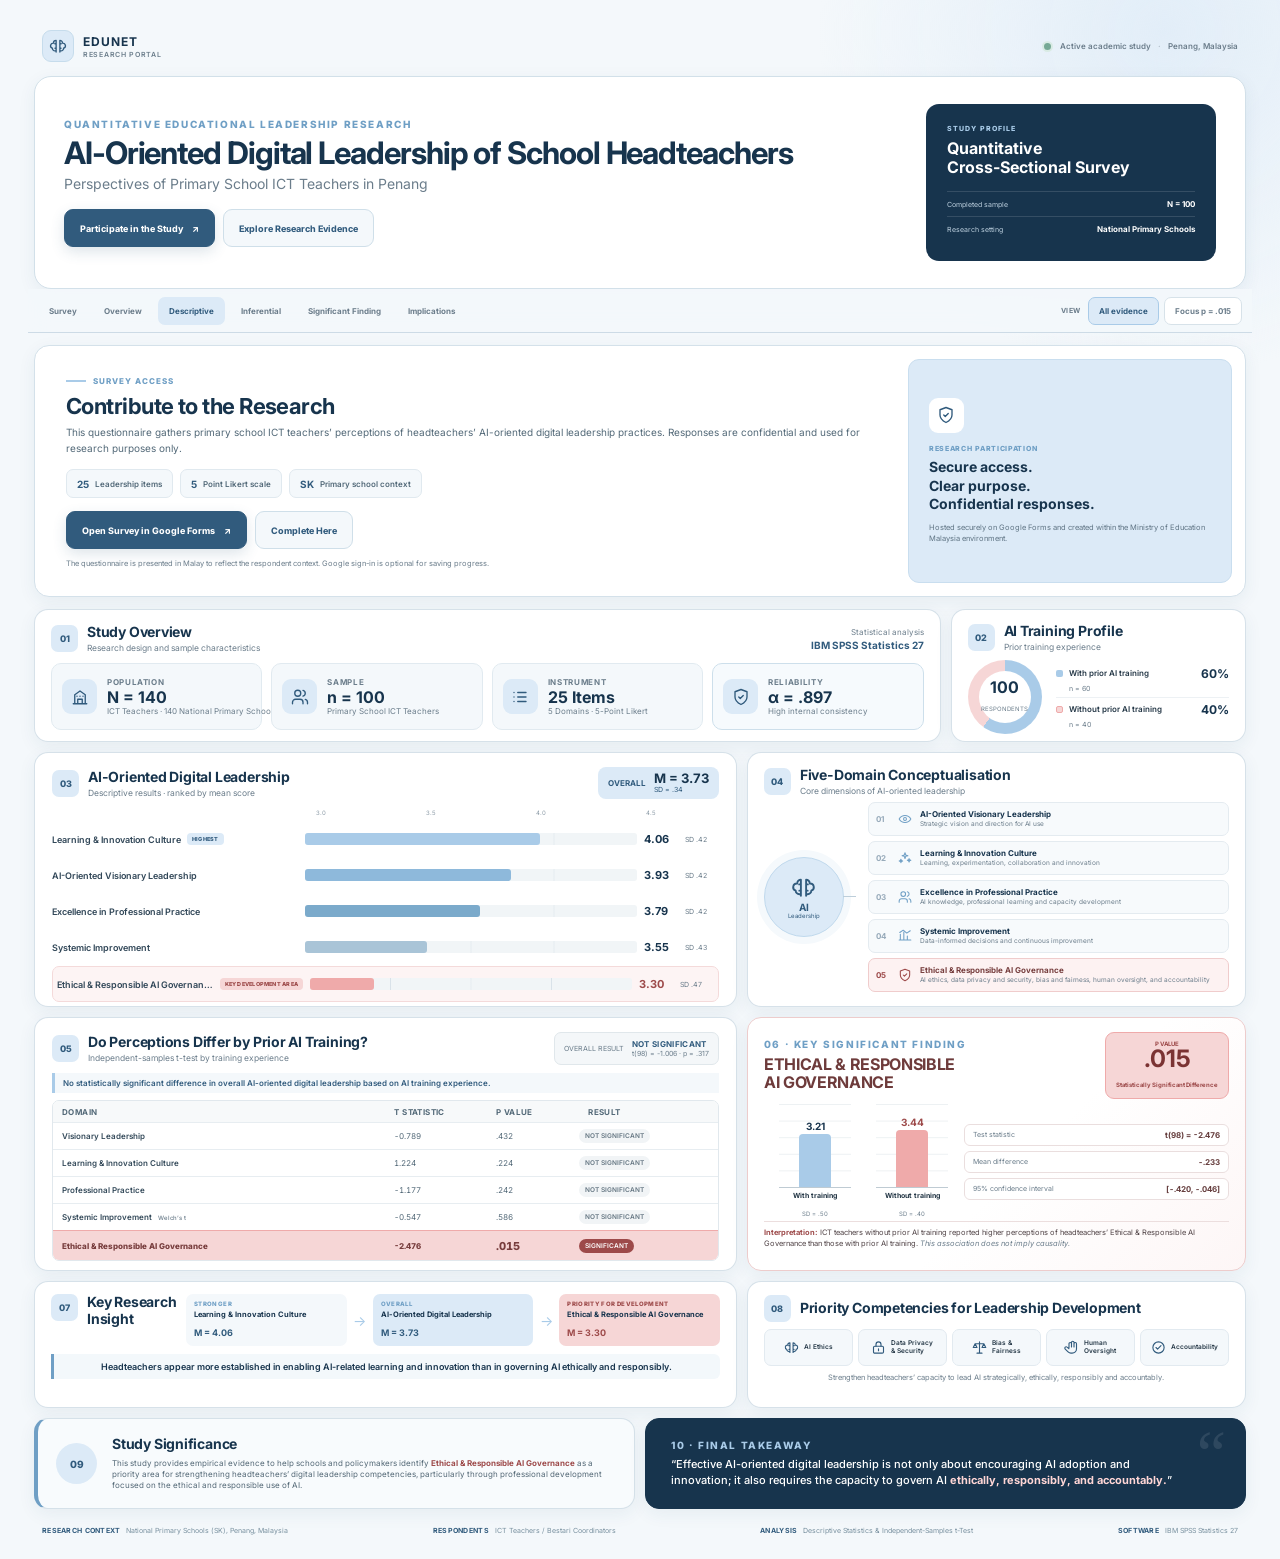
<file: index.html>
<!doctype html>
<html lang="en">
<head>
  <meta charset="UTF-8">
  <meta name="viewport" content="width=device-width, initial-scale=1.0">
  <meta name="theme-color" content="#f4f8fb">
  <meta name="description" content="EDUNET research portal for a quantitative study of AI-oriented digital leadership among primary school headteachers in Penang.">
  <meta name="robots" content="index, follow">
  <meta property="og:type" content="website">
  <meta property="og:title" content="AI-Oriented Digital Leadership of School Headteachers">
  <meta property="og:description" content="Access the study survey and explore evidence on AI-oriented digital leadership from primary school ICT teachers in Penang.">
  <title>EDUNET Research Portal | AI-Oriented Digital Leadership</title>
  <link rel="icon" href="favicon.svg" type="image/svg+xml">
  <link rel="preconnect" href="https://fonts.googleapis.com">
  <link rel="preconnect" href="https://fonts.gstatic.com" crossorigin>
  <link href="https://fonts.googleapis.com/css2?family=Inter:wght@400;500;600;700;800&amp;display=swap" rel="stylesheet">
  <link rel="stylesheet" href="styles.css?v=20260902-1">
  <script src="script.js?v=20260902-1" defer></script>
</head>
<body>
  <svg class="svg-defs" aria-hidden="true">
    <symbol id="icon-school" viewBox="0 0 24 24"><path d="M3 21h18M5 21V9l7-5 7 5v12M9 21v-6h6v6M8 11h.01M12 11h.01M16 11h.01"/></symbol>
    <symbol id="icon-users" viewBox="0 0 24 24"><path d="M16 21v-2a4 4 0 0 0-4-4H6a4 4 0 0 0-4 4v2M9 11a4 4 0 1 0 0-8 4 4 0 0 0 0 8ZM22 21v-2a4 4 0 0 0-3-3.87M16 3.13a4 4 0 0 1 0 7.75"/></symbol>
    <symbol id="icon-list" viewBox="0 0 24 24"><path d="M9 6h11M9 12h11M9 18h11M4 6h.01M4 12h.01M4 18h.01"/></symbol>
    <symbol id="icon-shield" viewBox="0 0 24 24"><path d="M12 22s8-4 8-10V5l-8-3-8 3v7c0 6 8 10 8 10Z"/><path d="m9 12 2 2 4-4"/></symbol>
    <symbol id="icon-brain" viewBox="0 0 24 24"><path d="M9.5 4.5A3.5 3.5 0 0 0 6 8v.2A3.5 3.5 0 0 0 4.5 15 3.5 3.5 0 0 0 8 18.5h1.5M14.5 4.5A3.5 3.5 0 0 1 18 8v.2a3.5 3.5 0 0 1 1.5 6.8 3.5 3.5 0 0 1-3.5 3.5h-1.5M9.5 4.5V20M14.5 4.5V20M9.5 9H7.8M14.5 9h1.7M9.5 15H8M14.5 15H16"/></symbol>
    <symbol id="icon-eye" viewBox="0 0 24 24"><path d="M2 12s3.5-6 10-6 10 6 10 6-3.5 6-10 6S2 12 2 12Z"/><circle cx="12" cy="12" r="2.5"/></symbol>
    <symbol id="icon-spark" viewBox="0 0 24 24"><path d="m12 3-1.2 3.8L7 8l3.8 1.2L12 13l1.2-3.8L17 8l-3.8-1.2L12 3ZM5 14l-.8 2.2L2 17l2.2.8L5 20l.8-2.2L8 17l-2.2-.8L5 14ZM19 13l-.8 2.2-2.2.8 2.2.8L19 19l.8-2.2L22 16l-2.2-.8L19 13Z"/></symbol>
    <symbol id="icon-growth" viewBox="0 0 24 24"><path d="M4 19V9M10 19V5M16 19v-7M22 19H2M3 6l6-4 6 5 6-4"/></symbol>
    <symbol id="icon-lock" viewBox="0 0 24 24"><rect x="4" y="10" width="16" height="11" rx="2"/><path d="M8 10V7a4 4 0 0 1 8 0v3M12 14v3"/></symbol>
    <symbol id="icon-balance" viewBox="0 0 24 24"><path d="M12 3v18M5 6h14M5 6l-3 6h6L5 6ZM19 6l-3 6h6l-3-6ZM8 21h8"/></symbol>
    <symbol id="icon-hand" viewBox="0 0 24 24"><path d="M8 12V6a2 2 0 0 1 4 0v5-7a2 2 0 0 1 4 0v7-5a2 2 0 0 1 4 0v8c0 4-3 7-7 7h-2c-2 0-3.2-.7-4.5-2L2 14.5a2.1 2.1 0 0 1 3-3L8 14"/></symbol>
    <symbol id="icon-check" viewBox="0 0 24 24"><circle cx="12" cy="12" r="9"/><path d="m8 12 2.5 2.5L16 9"/></symbol>
  </svg>

  <main class="dashboard">
    <div class="portal-masthead">
      <a class="portal-brand" href="#top" aria-label="EDUNET research portal home">
        <span class="brand-mark"><svg><use href="#icon-brain"/></svg></span>
        <span><strong>EDUNET</strong><small>Research Portal</small></span>
      </a>
      <div class="portal-context"><span class="status-dot"></span>Active academic study <b>·</b> Penang, Malaysia</div>
    </div>

    <header id="top" class="hero">
      <div class="hero-copy">
        <div class="eyebrow">Quantitative educational leadership research</div>
        <h1>AI-Oriented Digital Leadership of School Headteachers</h1>
        <p>Perspectives of Primary School ICT Teachers in Penang</p>
        <div class="hero-actions">
          <a class="button primary-button" href="#participate">Participate in the Study <span>↗</span></a>
          <a class="button secondary-button" href="#study-overview">Explore Research Evidence</a>
        </div>
      </div>
      <aside class="study-card" aria-label="Study profile">
        <span class="study-card-label">Study profile</span>
        <strong>Quantitative<br>Cross-Sectional Survey</strong>
        <div><span>Completed sample</span><b>N = 100</b></div>
        <div><span>Research setting</span><b>National Primary Schools</b></div>
      </aside>
    </header>

    <nav class="research-nav" aria-label="Research portal sections">
      <div class="nav-links">
        <a href="#participate">Survey</a>
        <a href="#study-overview">Overview</a>
        <a href="#descriptive-results">Descriptive</a>
        <a href="#inferential-results">Inferential</a>
        <a href="#key-finding">Significant Finding</a>
        <a href="#practical-implications">Implications</a>
      </div>
      <div class="view-controls" aria-label="Finding emphasis">
        <span>View</span>
        <button type="button" data-view="all" class="active" aria-pressed="true">All evidence</button>
        <button type="button" data-view="significant" aria-pressed="false">Focus p = .015</button>
      </div>
    </nav>

    <section id="participate" class="survey-gateway" aria-labelledby="survey-title">
      <div class="survey-copy">
        <div class="survey-kicker"><span></span>Survey access</div>
        <h2 id="survey-title">Contribute to the Research</h2>
        <p>This questionnaire gathers primary school ICT teachers’ perceptions of headteachers’ AI-oriented digital leadership practices. Responses are confidential and used for research purposes only.</p>
        <div class="survey-facts" aria-label="Survey information">
          <span><b>25</b> Leadership items</span>
          <span><b>5</b> Point Likert scale</span>
          <span><b>SK</b> Primary school context</span>
        </div>
        <div class="survey-actions">
          <a class="button survey-button" href="https://docs.google.com/forms/d/e/1FAIpQLSf2AF0swq5w3qQu9A4mj_MJDQVHw3HS6vnhttkjRp5cznFBgw/viewform" target="_blank" rel="noopener noreferrer">Open Survey in Google Forms <span>↗</span></a>
          <button class="button embed-button" type="button" aria-expanded="false" aria-controls="survey-form">Complete Here</button>
        </div>
        <small>The questionnaire is presented in Malay to reflect the respondent context. Google sign-in is optional for saving progress.</small>
      </div>
      <div class="survey-assurance" aria-label="Survey assurance">
        <div class="assurance-icon"><svg><use href="#icon-shield"/></svg></div>
        <span>Research participation</span>
        <strong>Secure access.<br>Clear purpose.<br>Confidential responses.</strong>
        <p>Hosted securely on Google Forms and created within the Ministry of Education Malaysia environment.</p>
      </div>
      <div id="survey-form" class="form-shell" hidden>
        <div class="form-toolbar">
          <div><span></span><strong>Study Questionnaire</strong><small>Secure Google Forms embed</small></div>
          <button type="button" class="close-form" aria-label="Close embedded survey">Close</button>
        </div>
        <iframe title="AI-Oriented Digital Leadership Study Questionnaire" data-src="https://docs.google.com/forms/d/e/1FAIpQLSf2AF0swq5w3qQu9A4mj_MJDQVHw3HS6vnhttkjRp5cznFBgw/viewform?embedded=true" loading="lazy">Loading survey…</iframe>
      </div>
    </section>

    <div class="dashboard-grid">
      <section id="study-overview" class="panel overview" aria-labelledby="overview-title">
        <div class="section-heading">
          <span class="section-number">01</span>
          <div><h2 id="overview-title">Study Overview</h2><p>Research design and sample characteristics</p></div>
          <div class="software">Statistical analysis <b>IBM SPSS Statistics 27</b></div>
        </div>
        <div class="kpi-grid">
          <article class="kpi">
            <div class="icon-box"><svg><use href="#icon-school"/></svg></div>
            <div><span>Population</span><strong>N = 140</strong><small>ICT Teachers · 140 National Primary Schools (SK)</small></div>
          </article>
          <article class="kpi">
            <div class="icon-box"><svg><use href="#icon-users"/></svg></div>
            <div><span>Sample</span><strong>n = 100</strong><small>Primary School ICT Teachers</small></div>
          </article>
          <article class="kpi">
            <div class="icon-box"><svg><use href="#icon-list"/></svg></div>
            <div><span>Instrument</span><strong>25 Items</strong><small>5 Domains · 5-Point Likert</small></div>
          </article>
          <article class="kpi reliability">
            <div class="icon-box"><svg><use href="#icon-shield"/></svg></div>
            <div><span>Reliability</span><strong>α = .897</strong><small>High internal consistency</small></div>
          </article>
        </div>
      </section>

      <section id="training-profile" class="panel training" aria-labelledby="training-title">
        <div class="section-heading compact">
          <span class="section-number">02</span>
          <div><h2 id="training-title">AI Training Profile</h2><p>Prior training experience</p></div>
        </div>
        <div class="donut-wrap">
          <div class="donut" role="img" aria-label="60 percent with prior AI training and 40 percent without prior AI training">
            <div><strong>100</strong><span>Respondents</span></div>
          </div>
          <div class="legend">
            <div><i class="blue-dot"></i><span>With prior AI training</span><strong>60%</strong><small>n = 60</small></div>
            <div><i class="red-dot"></i><span>Without prior AI training</span><strong>40%</strong><small>n = 40</small></div>
          </div>
        </div>
      </section>

      <section id="descriptive-results" class="panel descriptive" aria-labelledby="descriptive-title">
        <div class="section-heading">
          <span class="section-number">03</span>
          <div><h2 id="descriptive-title">AI-Oriented Digital Leadership</h2><p>Descriptive results · ranked by mean score</p></div>
          <div class="overall-score"><span>Overall</span><strong>M = 3.73</strong><small>SD = .34</small></div>
        </div>
        <div class="bar-chart" role="img" aria-label="Horizontal bar chart ranking five AI-oriented digital leadership domains">
          <div class="axis"><span>3.0</span><span>3.5</span><span>4.0</span><span>4.5</span></div>
          <div class="bar-row highest">
            <div class="bar-label"><span>Learning &amp; Innovation Culture</span><em>HIGHEST</em></div>
            <div class="track"><div class="bar bar-innovation"></div></div>
            <strong>4.06</strong><small>SD .42</small>
          </div>
          <div class="bar-row">
            <div class="bar-label"><span>AI-Oriented Visionary Leadership</span></div>
            <div class="track"><div class="bar bar-visionary"></div></div>
            <strong>3.93</strong><small>SD .42</small>
          </div>
          <div class="bar-row">
            <div class="bar-label"><span>Excellence in Professional Practice</span></div>
            <div class="track"><div class="bar bar-practice"></div></div>
            <strong>3.79</strong><small>SD .42</small>
          </div>
          <div class="bar-row">
            <div class="bar-label"><span>Systemic Improvement</span></div>
            <div class="track"><div class="bar bar-systemic"></div></div>
            <strong>3.55</strong><small>SD .43</small>
          </div>
          <div class="bar-row governance">
            <div class="bar-label"><span>Ethical &amp; Responsible AI Governance</span><em>KEY DEVELOPMENT AREA</em></div>
            <div class="track"><div class="bar bar-governance"></div></div>
            <strong>3.30</strong><small>SD .47</small>
          </div>
        </div>
      </section>

      <section id="domain-framework" class="panel domains" aria-labelledby="domains-title">
        <div class="section-heading compact">
          <span class="section-number">04</span>
          <div><h2 id="domains-title">Five-Domain Conceptualisation</h2><p>Core dimensions of AI-oriented leadership</p></div>
        </div>
        <div class="domain-layout">
          <div class="ai-core"><svg><use href="#icon-brain"/></svg><strong>AI</strong><span>Leadership</span></div>
          <div class="domain-list">
            <article><b>01</b><svg><use href="#icon-eye"/></svg><div><strong>AI-Oriented Visionary Leadership</strong><span>Strategic vision and direction for AI use</span></div></article>
            <article><b>02</b><svg><use href="#icon-spark"/></svg><div><strong>Learning &amp; Innovation Culture</strong><span>Learning, experimentation, collaboration and innovation</span></div></article>
            <article><b>03</b><svg><use href="#icon-users"/></svg><div><strong>Excellence in Professional Practice</strong><span>AI knowledge, professional learning and capacity development</span></div></article>
            <article><b>04</b><svg><use href="#icon-growth"/></svg><div><strong>Systemic Improvement</strong><span>Data-informed decisions and continuous improvement</span></div></article>
            <article class="ethical"><b>05</b><svg><use href="#icon-shield"/></svg><div><strong>Ethical &amp; Responsible AI Governance</strong><span>AI ethics, data privacy and security, bias and fairness, human oversight, and accountability</span></div></article>
          </div>
        </div>
      </section>

      <section id="inferential-results" class="panel inference" aria-labelledby="inference-title">
        <div class="section-heading">
          <span class="section-number">05</span>
          <div><h2 id="inference-title">Do Perceptions Differ by Prior AI Training?</h2><p>Independent-samples t-test by training experience</p></div>
          <div class="not-significant"><span>Overall result</span><strong>NOT SIGNIFICANT</strong><small>t(98) = -1.006 · p = .317</small></div>
        </div>
        <p class="test-statement">No statistically significant difference in overall AI-oriented digital leadership based on AI training experience.</p>
        <div class="comparison-table" role="table" aria-label="Inferential statistics by leadership domain">
          <div class="table-row table-head" role="row"><span>Domain</span><span>t statistic</span><span>p value</span><span>Result</span></div>
          <div class="table-row" role="row"><strong>Visionary Leadership</strong><span>-0.789</span><span>.432</span><em>Not Significant</em></div>
          <div class="table-row" role="row"><strong>Learning &amp; Innovation Culture</strong><span>1.224</span><span>.224</span><em>Not Significant</em></div>
          <div class="table-row" role="row"><strong>Professional Practice</strong><span>-1.177</span><span>.242</span><em>Not Significant</em></div>
          <div class="table-row" role="row"><strong>Systemic Improvement <small>Welch’s t</small></strong><span>-0.547</span><span>.586</span><em>Not Significant</em></div>
          <div class="table-row significant" role="row"><strong>Ethical &amp; Responsible AI Governance</strong><span>-2.476</span><span>.015</span><em>Significant</em></div>
        </div>
      </section>

      <section id="key-finding" class="panel key-finding" aria-labelledby="finding-title">
        <div class="finding-head">
          <div><span class="feature-label">06 · Key significant finding</span><h2 id="finding-title">Ethical &amp; Responsible<br>AI Governance</h2></div>
          <div class="p-value"><span>p value</span><strong>.015</strong><small>Statistically Significant Difference</small></div>
        </div>
        <div class="finding-body">
          <div class="two-bars" role="img" aria-label="With prior AI training mean 3.21, without prior AI training mean 3.44">
            <div class="compare-col"><div class="vertical-track"><div class="vertical-bar trained"><b>3.21</b></div></div><strong>With training</strong><span>SD = .50</span></div>
            <div class="compare-col"><div class="vertical-track"><div class="vertical-bar untrained"><b>3.44</b></div></div><strong>Without training</strong><span>SD = .40</span></div>
          </div>
          <div class="finding-stats">
            <div><span>Test statistic</span><strong>t(98) = -2.476</strong></div>
            <div><span>Mean difference</span><strong>-.233</strong></div>
            <div><span>95% confidence interval</span><strong>[-.420, -.046]</strong></div>
          </div>
        </div>
        <p class="interpretation"><b>Interpretation:</b> ICT teachers without prior AI training reported higher perceptions of headteachers’ Ethical &amp; Responsible AI Governance than those with prior AI training. <span>This association does not imply causality.</span></p>
      </section>

      <section id="research-insight" class="panel insight" aria-labelledby="insight-title">
        <div class="section-heading compact">
          <span class="section-number">07</span>
          <div><h2 id="insight-title">Key Research Insight</h2></div>
        </div>
        <div class="continuum">
          <div><span>Stronger</span><strong>Learning &amp; Innovation Culture</strong><b>M = 4.06</b></div>
          <i>→</i>
          <div class="continuum-overall"><span>Overall</span><strong>AI-Oriented Digital Leadership</strong><b>M = 3.73</b></div>
          <i>→</i>
          <div class="continuum-priority"><span>Priority for development</span><strong>Ethical &amp; Responsible AI Governance</strong><b>M = 3.30</b></div>
        </div>
        <p>Headteachers appear more established in enabling AI-related learning and innovation than in governing AI ethically and responsibly.</p>
      </section>

      <section id="practical-implications" class="panel implications" aria-labelledby="implications-title">
        <div class="section-heading compact">
          <span class="section-number">08</span>
          <div><h2 id="implications-title">Priority Competencies for Leadership Development</h2></div>
        </div>
        <div class="competency-grid">
          <article><svg><use href="#icon-brain"/></svg><span>AI Ethics</span></article>
          <article><svg><use href="#icon-lock"/></svg><span>Data Privacy<br>&amp; Security</span></article>
          <article><svg><use href="#icon-balance"/></svg><span>Bias &amp;<br>Fairness</span></article>
          <article><svg><use href="#icon-hand"/></svg><span>Human<br>Oversight</span></article>
          <article><svg><use href="#icon-check"/></svg><span>Accountability</span></article>
        </div>
        <p>Strengthen headteachers’ capacity to lead AI strategically, ethically, responsibly and accountably.</p>
      </section>

      <section id="study-significance" class="panel significance-callout" aria-labelledby="significance-title">
        <div class="callout-mark">09</div>
        <div><h2 id="significance-title">Study Significance</h2><p>This study provides empirical evidence to help schools and policymakers identify <b>Ethical &amp; Responsible AI Governance</b> as a priority area for strengthening headteachers’ digital leadership competencies, particularly through professional development focused on the ethical and responsible use of AI.</p></div>
      </section>

      <section id="final-takeaway" class="panel takeaway" aria-labelledby="takeaway-title">
        <span>10 · Final takeaway</span>
        <h2 id="takeaway-title">“Effective AI-oriented digital leadership is not only about encouraging AI adoption and innovation; it also requires the capacity to govern AI <b>ethically, responsibly, and accountably.</b>”</h2>
      </section>
    </div>

    <footer>
      <span><b>Research Context</b> National Primary Schools (SK), Penang, Malaysia</span>
      <span><b>Respondents</b> ICT Teachers / Bestari Coordinators</span>
      <span><b>Analysis</b> Descriptive Statistics &amp; Independent-Samples t-Test</span>
      <span><b>Software</b> IBM SPSS Statistics 27</span>
    </footer>
  </main>
  <button class="back-to-top" type="button" aria-label="Back to top" title="Back to top">↑</button>
  <div class="interaction-status" aria-live="polite"></div>
</body>
</html>
</file>
<file: styles.css>
:root {
  --blue-050: #f4f8fb;
  --blue-100: #dceaf7;
  --blue-200: #c9dff1;
  --blue-300: #a9cbe8;
  --blue-500: #6f9fc5;
  --blue-700: #315b7d;
  --blue-900: #17344d;
  --red-100: #f6d6d6;
  --red-300: #efaaaa;
  --red-700: #9d4a4a;
  --ink: #243746;
  --muted: #6b7d8b;
  --line: #dfe8ef;
  --white: #fff;
  --shadow: 0 5px 18px rgba(35, 70, 98, .065);
}

* { box-sizing: border-box; }

html { min-width: 320px; background: #eaf1f6; scroll-behavior: smooth; }

body {
  margin: 0;
  min-width: 320px;
  color: var(--ink);
  background: #eaf1f6;
  font-family: Inter, Arial, sans-serif;
  -webkit-font-smoothing: antialiased;
  overflow-x: hidden;
}

.svg-defs { position: absolute; width: 0; height: 0; overflow: hidden; }

svg {
  fill: none;
  stroke: currentColor;
  stroke-linecap: round;
  stroke-linejoin: round;
  stroke-width: 1.8;
}

.dashboard {
  width: 100%;
  min-height: 100vh;
  margin: 0 auto;
  padding: 30px 34px 20px;
  background:
    radial-gradient(circle at 91% 2%, rgba(220, 234, 247, .75), transparent 18%),
    var(--blue-050);
}

.portal-masthead {
  min-height: 44px;
  display: flex;
  align-items: center;
  justify-content: space-between;
  padding: 0 8px 14px;
}

.portal-brand { display: inline-flex; align-items: center; gap: 9px; color: var(--blue-900); text-decoration: none; }
.brand-mark { display: grid; place-items: center; width: 32px; height: 32px; color: var(--blue-700); background: var(--blue-100); border: 1px solid #c6dcec; border-radius: 9px; }
.brand-mark svg { width: 18px; height: 18px; }
.portal-brand strong, .portal-brand small { display: block; }
.portal-brand strong { font-size: 12px; letter-spacing: .08em; }
.portal-brand small { margin-top: 1px; color: var(--muted); font-size: 7px; font-weight: 600; text-transform: uppercase; letter-spacing: .1em; }
.portal-context { display: flex; align-items: center; gap: 7px; color: var(--muted); font-size: 8px; font-weight: 600; }
.portal-context b { color: #b5c2cb; }
.status-dot { width: 7px; height: 7px; background: #76a995; border: 2px solid #d9ebe4; border-radius: 50%; box-sizing: content-box; }

.hero {
  min-height: 210px;
  display: grid;
  grid-template-columns: minmax(0, 1fr) 290px;
  align-items: center;
  gap: 36px;
  padding: 27px 29px;
  background: white;
  border: 1px solid #d2e0e9;
  border-radius: 17px;
  box-shadow: var(--shadow);
  scroll-margin-top: 55px;
}

.eyebrow,
.feature-label,
.takeaway > span {
  color: var(--blue-500);
  font-size: 10px;
  font-weight: 800;
  letter-spacing: .16em;
  text-transform: uppercase;
}

.hero h1 {
  max-width: 1050px;
  margin: 7px 0 6px;
  color: var(--blue-900);
  font-size: clamp(31px, 2.4vw, 44px);
  line-height: 1.04;
  letter-spacing: -.035em;
}

.hero p { margin: 0; color: var(--muted); font-size: 14px; }
.hero-actions, .survey-actions { display: flex; align-items: center; flex-wrap: wrap; gap: 8px; margin-top: 17px; }

.button {
  min-height: 38px;
  display: inline-flex;
  align-items: center;
  justify-content: center;
  gap: 9px;
  padding: 0 15px;
  border: 1px solid transparent;
  border-radius: 9px;
  font: inherit;
  font-size: 9px;
  font-weight: 750;
  text-decoration: none;
  cursor: pointer;
  transition: transform .2s ease, border-color .2s ease, background .2s ease, box-shadow .2s ease;
}

.button:hover { transform: translateY(-1px); }
.primary-button, .survey-button { color: white; background: var(--blue-700); border-color: var(--blue-700); box-shadow: 0 5px 14px rgba(49, 91, 125, .16); }
.primary-button:hover, .survey-button:hover { background: var(--blue-900); }
.secondary-button, .embed-button { color: var(--blue-700); background: var(--blue-050); border-color: #cfdfe9; }
.secondary-button:hover, .embed-button:hover { border-color: var(--blue-300); background: var(--blue-100); }

.study-card {
  align-self: stretch;
  display: flex;
  flex-direction: column;
  justify-content: center;
  padding: 20px 21px;
  color: white;
  background: var(--blue-900);
  border-radius: 13px;
}

.study-card-label { color: var(--blue-300); font-size: 7px; font-weight: 800; text-transform: uppercase; letter-spacing: .14em; }
.study-card > strong { margin: 6px 0 14px; font-size: 16px; line-height: 1.2; }
.study-card > div { display: flex; align-items: center; justify-content: space-between; gap: 10px; padding: 7px 0; border-top: 1px solid rgba(255, 255, 255, .13); }
.study-card div span { color: #bdd0df; font-size: 7px; }
.study-card div b { color: white; font-size: 8px; text-align: right; }

.research-nav {
  position: sticky;
  z-index: 20;
  top: 0;
  min-height: 44px;
  display: flex;
  align-items: center;
  justify-content: space-between;
  gap: 16px;
  margin: 0 -6px;
  padding: 7px 10px;
  background: rgba(244, 248, 251, .92);
  border-bottom: 1px solid rgba(201, 217, 228, .9);
  backdrop-filter: blur(12px);
}

.nav-links, .view-controls { display: flex; align-items: center; gap: 5px; }
.nav-links { min-width: 0; }

.nav-links a,
.view-controls button {
  min-height: 28px;
  display: inline-flex;
  align-items: center;
  justify-content: center;
  padding: 0 10px;
  color: var(--muted);
  background: transparent;
  border: 1px solid transparent;
  border-radius: 7px;
  font: inherit;
  font-size: 8px;
  font-weight: 700;
  text-decoration: none;
  white-space: nowrap;
  cursor: pointer;
  transition: color .2s ease, background .2s ease, border-color .2s ease, transform .2s ease;
}

.nav-links a:hover,
.nav-links a[aria-current="true"] { color: var(--blue-700); background: var(--blue-100); }
.view-controls { flex: none; }
.view-controls > span { margin-right: 2px; color: var(--muted); font-size: 7px; font-weight: 700; text-transform: uppercase; letter-spacing: .08em; }
.view-controls button { border-color: #d7e2e9; background: white; }
.view-controls button:hover { transform: translateY(-1px); border-color: var(--blue-300); }
.view-controls button.active { color: var(--blue-700); background: var(--blue-100); border-color: var(--blue-300); }
.view-controls button[data-view="significant"].active { color: var(--red-700); background: var(--red-100); border-color: var(--red-300); }

.survey-gateway {
  display: grid;
  grid-template-columns: minmax(0, 1.7fr) minmax(250px, .65fr);
  gap: 12px;
  margin-top: 12px;
  padding: 13px;
  background: white;
  border: 1px solid #d4e1ea;
  border-radius: 15px;
  box-shadow: var(--shadow);
  scroll-margin-top: 55px;
}

.survey-copy { padding: 17px 18px 15px; }
.survey-kicker { display: flex; align-items: center; gap: 7px; color: var(--blue-500); font-size: 8px; font-weight: 800; text-transform: uppercase; letter-spacing: .13em; }
.survey-kicker span { width: 20px; height: 2px; background: var(--blue-300); }
.survey-copy h2 { margin: 7px 0 6px; color: var(--blue-900); font-size: 22px; letter-spacing: -.025em; }
.survey-copy > p { max-width: 900px; margin: 0; color: #536978; font-size: 10px; line-height: 1.55; }
.survey-copy > small { display: block; margin-top: 10px; color: var(--muted); font-size: 7.5px; }
.survey-facts { display: flex; flex-wrap: wrap; gap: 7px; margin-top: 13px; }
.survey-facts span { display: inline-flex; align-items: center; gap: 6px; min-height: 29px; padding: 0 10px; color: #526978; background: var(--blue-050); border: 1px solid #e0e9ef; border-radius: 7px; font-size: 8px; font-weight: 600; }
.survey-facts b { color: var(--blue-700); font-size: 10px; }
.survey-actions { margin-top: 13px; }

.survey-assurance { display: flex; flex-direction: column; justify-content: center; padding: 20px; background: var(--blue-100); border: 1px solid #c9deef; border-radius: 11px; }
.assurance-icon { display: grid; place-items: center; width: 35px; height: 35px; margin-bottom: 11px; color: var(--blue-700); background: white; border-radius: 9px; }
.assurance-icon svg { width: 18px; height: 18px; }
.survey-assurance > span { color: var(--blue-500); font-size: 7px; font-weight: 800; text-transform: uppercase; letter-spacing: .1em; }
.survey-assurance > strong { margin-top: 5px; color: var(--blue-900); font-size: 14px; line-height: 1.35; }
.survey-assurance > p { margin: 9px 0 0; color: #5f7484; font-size: 7.5px; line-height: 1.45; }

.form-shell { grid-column: 1 / -1; overflow: hidden; background: #f1f4f8; border: 1px solid #d6e0e7; border-radius: 11px; }
.form-shell[hidden] { display: none; }
.form-toolbar { min-height: 48px; display: flex; align-items: center; justify-content: space-between; padding: 7px 10px 7px 14px; background: white; border-bottom: 1px solid #dbe4ea; }
.form-toolbar > div { display: grid; grid-template-columns: 8px auto; column-gap: 8px; align-items: center; }
.form-toolbar div > span { grid-row: 1 / 3; width: 8px; height: 8px; background: #76a995; border-radius: 50%; }
.form-toolbar strong { color: var(--blue-900); font-size: 9px; }
.form-toolbar small { color: var(--muted); font-size: 7px; }
.close-form { padding: 7px 10px; color: var(--muted); background: var(--blue-050); border: 1px solid #dbe5eb; border-radius: 7px; font: inherit; font-size: 8px; font-weight: 700; cursor: pointer; }
.form-shell iframe { display: block; width: 100%; height: min(780px, 82vh); background: white; border: 0; }

.dashboard-grid {
  display: grid;
  grid-template-columns: repeat(12, minmax(0, 1fr));
  gap: 10px;
  padding-top: 12px;
}

.panel {
  overflow: hidden;
  background: rgba(255, 255, 255, .96);
  border: 1px solid rgba(207, 220, 230, .85);
  border-radius: 14px;
  box-shadow: var(--shadow);
  scroll-margin-top: 55px;
  transition: opacity .25s ease, filter .25s ease, transform .35s ease, box-shadow .25s ease;
}

.overview { grid-column: span 9; height: 133px; padding: 13px 16px; }
.training { grid-column: span 3; height: 133px; padding: 13px 16px; }
.descriptive { grid-column: span 7; height: 255px; padding: 14px 17px; }
.domains { grid-column: span 5; height: 255px; padding: 14px 16px; }
.inference { grid-column: span 7; height: 254px; padding: 14px 17px; }
.key-finding { grid-column: span 5; height: 254px; padding: 14px 16px; background: linear-gradient(135deg, #fff 0%, #fff 56%, #fdf6f6 100%); border-color: #edcccc; }
.insight { grid-column: span 7; height: 127px; padding: 12px 16px; }
.implications { grid-column: span 5; height: 127px; padding: 12px 16px; }
.significance-callout { grid-column: span 6; height: 91px; padding: 14px 18px; }
.takeaway { grid-column: span 6; height: 91px; padding: 13px 19px; }

.section-heading {
  min-height: 31px;
  display: flex;
  align-items: center;
  gap: 9px;
}

.section-heading.compact { min-height: 28px; }

.section-number {
  flex: none;
  display: grid;
  place-items: center;
  width: 27px;
  height: 27px;
  color: var(--blue-700);
  background: var(--blue-100);
  border-radius: 7px;
  font-size: 9px;
  font-weight: 800;
}

.section-heading h2,
.significance-callout h2 {
  margin: 0;
  color: var(--blue-900);
  font-size: 14px;
  line-height: 1.2;
  letter-spacing: -.015em;
}

.section-heading p { margin: 2px 0 0; color: var(--muted); font-size: 8.5px; }
.software { margin-left: auto; color: var(--muted); font-size: 8px; text-align: right; }
.software b { display: block; margin-top: 2px; color: var(--blue-700); font-size: 10px; }

.kpi-grid { display: grid; grid-template-columns: repeat(4, 1fr); gap: 9px; margin-top: 9px; }

.kpi {
  min-width: 0;
  height: 67px;
  display: flex;
  align-items: center;
  gap: 10px;
  padding: 8px 10px;
  background: var(--blue-050);
  border: 1px solid #e1eaf0;
  border-radius: 10px;
}

.icon-box {
  flex: none;
  display: grid;
  place-items: center;
  width: 35px;
  height: 35px;
  color: var(--blue-700);
  background: var(--blue-100);
  border-radius: 9px;
}

.icon-box svg { width: 18px; height: 18px; }
.kpi span { display: block; color: var(--muted); font-size: 8px; font-weight: 700; text-transform: uppercase; letter-spacing: .08em; }
.kpi strong { display: block; margin: 2px 0 1px; color: var(--blue-900); font-size: 16px; line-height: 1; }
.kpi small { display: block; overflow: hidden; color: var(--muted); font-size: 8px; white-space: nowrap; text-overflow: ellipsis; }
.kpi.reliability { border-color: #cddfeb; background: #f6fafd; }

.training .section-heading { margin-bottom: 8px; }
.donut-wrap { display: flex; align-items: center; gap: 14px; }
.donut {
  flex: none;
  display: grid;
  place-items: center;
  width: 74px;
  height: 74px;
  background: conic-gradient(var(--blue-300) 0 60%, var(--red-100) 60% 100%);
  border-radius: 50%;
}

.donut::before { content: ""; grid-area: 1 / 1; width: 52px; height: 52px; background: white; border-radius: 50%; }
.donut > div { z-index: 1; grid-area: 1 / 1; text-align: center; }
.donut strong { display: block; color: var(--blue-900); font-size: 16px; line-height: 1; }
.donut span { color: var(--muted); font-size: 6px; text-transform: uppercase; }
.legend { flex: 1; min-width: 0; }
.legend > div { display: grid; grid-template-columns: 7px 1fr auto; gap: 3px 6px; align-items: center; padding: 4px 0; border-bottom: 1px solid #edf1f4; }
.legend > div:last-child { border: 0; }
.legend i { width: 7px; height: 7px; border-radius: 2px; }
.blue-dot { background: var(--blue-300); }
.red-dot { background: var(--red-100); border: 1px solid var(--red-300); }
.legend span { overflow: hidden; color: var(--ink); font-size: 8px; font-weight: 600; white-space: nowrap; text-overflow: ellipsis; }
.legend strong { color: var(--blue-900); font-size: 12px; }
.legend small { grid-column: 2 / -1; color: var(--muted); font-size: 7px; }

.overall-score {
  margin-left: auto;
  display: grid;
  grid-template-columns: auto auto;
  column-gap: 8px;
  align-items: end;
  padding: 5px 10px;
  background: var(--blue-100);
  border-radius: 8px;
}
.overall-score span { grid-row: 1 / 3; align-self: center; color: var(--blue-700); font-size: 8px; font-weight: 700; text-transform: uppercase; }
.overall-score strong { color: var(--blue-900); font-size: 13px; line-height: 1; }
.overall-score small { color: var(--blue-700); font-size: 7px; }

.bar-chart { position: relative; margin-top: 10px; padding-top: 12px; }
.axis { position: absolute; top: 0; left: 264px; right: 63px; display: flex; justify-content: space-between; color: #8b9aa6; font-size: 6px; }
.bar-row { display: grid; grid-template-columns: 246px 1fr 34px 34px; align-items: center; gap: 7px; height: 36px; }
.bar-label { min-width: 0; display: flex; align-items: center; gap: 6px; }
.bar-label span { overflow: hidden; color: #304657; font-size: 9px; font-weight: 600; white-space: nowrap; text-overflow: ellipsis; }
.bar-label em { flex: none; padding: 3px 5px; color: var(--blue-700); background: var(--blue-100); border-radius: 4px; font-size: 5.5px; font-style: normal; font-weight: 800; letter-spacing: .04em; }
.track { height: 12px; background-color: #f1f5f7; background-image: linear-gradient(90deg, transparent 24.8%, #d9e2e9 25%, transparent 25.2%, transparent 49.8%, #d9e2e9 50%, transparent 50.2%, transparent 74.8%, #d9e2e9 75%, transparent 75.2%); border-radius: 3px; }
.bar { width: var(--value); height: 100%; background: var(--blue-300); border-radius: 3px; }
.bar-innovation { --value: 70.7%; }
.bar-visionary { --value: 62%; }
.bar-practice { --value: 52.7%; }
.bar-systemic { --value: 36.7%; }
.bar-governance { --value: 20%; }
.bar-row:nth-of-type(3) .bar { background: #8eb9db; }
.bar-row:nth-of-type(4) .bar { background: #7baacb; }
.bar-row:nth-of-type(5) .bar { background: #a9c4d7; }
.bar-row > strong { color: var(--blue-900); font-size: 11px; }
.bar-row > small { color: var(--muted); font-size: 7px; }
.bar-row.governance { margin-top: 1px; padding: 0 4px; background: #fdf4f4; border: 1px solid #f4dada; border-radius: 7px; }
.bar-row.governance .bar { background: var(--red-300); }
.bar-row.governance .bar-label em { color: var(--red-700); background: var(--red-100); }
.bar-row.governance > strong { color: var(--red-700); }

.domain-layout { height: 201px; display: grid; grid-template-columns: 92px 1fr; gap: 12px; align-items: center; }
.ai-core { position: relative; display: flex; flex-direction: column; align-items: center; justify-content: center; width: 80px; height: 80px; color: var(--blue-700); background: var(--blue-100); border: 1px solid #c0d9ed; border-radius: 50%; box-shadow: 0 0 0 7px #f5f9fc; }
.ai-core::after { content: ""; position: absolute; left: 78px; width: 13px; height: 1px; background: #bdceda; }
.ai-core svg { width: 25px; height: 25px; }
.ai-core strong { margin-top: 2px; font-size: 10px; line-height: 1; }
.ai-core span { font-size: 6px; }
.domain-list { display: grid; gap: 5px; }
.domain-list article { min-width: 0; height: 34px; display: grid; grid-template-columns: 22px 22px 1fr; align-items: center; padding: 3px 7px; background: #f7fafc; border: 1px solid #e4ebf0; border-radius: 7px; }
.domain-list article > b { color: #97aaba; font-size: 8px; }
.domain-list svg { width: 14px; height: 14px; color: var(--blue-500); }
.domain-list div { min-width: 0; }
.domain-list strong { display: block; color: var(--blue-900); font-size: 8px; white-space: nowrap; }
.domain-list span { display: block; overflow: hidden; margin-top: 1px; color: var(--muted); font-size: 6.5px; white-space: nowrap; text-overflow: ellipsis; }
.domain-list article.ethical { background: #fdf2f2; border-color: #f0cccc; }
.domain-list article.ethical svg, .domain-list article.ethical > b { color: var(--red-700); }
.domain-list article.ethical strong { color: #773f3f; }

.not-significant { margin-left: auto; display: grid; grid-template-columns: auto auto; column-gap: 8px; align-items: center; padding: 6px 9px; background: #f4f7f9; border: 1px solid #e0e7eb; border-radius: 7px; }
.not-significant span { grid-row: 1 / 3; color: var(--muted); font-size: 7px; text-transform: uppercase; }
.not-significant strong { color: var(--blue-700); font-size: 8px; letter-spacing: .04em; }
.not-significant small { color: var(--muted); font-size: 7px; }
.test-statement { margin: 8px 0 7px; padding: 5px 8px; color: var(--blue-700); background: var(--blue-050); border-left: 3px solid var(--blue-300); font-size: 8px; font-weight: 600; }
.comparison-table { border: 1px solid #e1e8ed; border-radius: 7px; overflow: hidden; }
.table-row { min-height: 27px; display: grid; grid-template-columns: 1.8fr .55fr .5fr .75fr; align-items: center; border-top: 1px solid #e7edf1; }
.table-row:first-child { border-top: 0; }
.table-row > * { padding: 0 9px; }
.table-row strong { color: #344a5a; font-size: 8px; font-weight: 600; }
.table-row strong small { margin-left: 4px; color: var(--muted); font-size: 6px; font-weight: 500; }
.table-row > span { color: #536978; font-size: 8px; font-variant-numeric: tabular-nums; }
.table-row em { justify-self: start; padding: 3px 6px; color: #667783; background: #f1f4f6; border-radius: 99px; font-size: 6.5px; font-style: normal; font-weight: 600; text-transform: uppercase; }
.table-head { min-height: 21px; color: var(--muted); background: #f7f9fa; font-size: 6.5px; font-weight: 700; text-transform: uppercase; letter-spacing: .06em; }
.table-row.significant { min-height: 30px; background: var(--red-100); border-color: var(--red-300); }
.table-row.significant strong, .table-row.significant > span { color: #783e3e; font-weight: 800; }
.table-row.significant > span:nth-child(3) { font-size: 11px; }
.table-row.significant em { color: white; background: var(--red-700); }

.finding-head { display: flex; justify-content: space-between; align-items: flex-start; }
.finding-head h2 { margin: 4px 0 0; color: #6e3b3b; font-size: 16px; line-height: 1.1; letter-spacing: -.02em; text-transform: uppercase; }
.p-value { min-width: 112px; padding: 7px 10px; text-align: center; background: var(--red-100); border: 1px solid var(--red-300); border-radius: 9px; }
.p-value span { display: block; color: var(--red-700); font-size: 6px; font-weight: 700; text-transform: uppercase; }
.p-value strong { display: block; color: #7b3333; font-size: 24px; line-height: 1; }
.p-value small { color: var(--red-700); font-size: 6px; font-weight: 700; }
.finding-body { height: 112px; display: grid; grid-template-columns: 43% 1fr; margin-top: 5px; }
.two-bars { display: flex; justify-content: center; align-items: end; gap: 25px; }
.compare-col { width: 72px; text-align: center; }
.vertical-track { height: 84px; display: flex; align-items: end; justify-content: center; border-bottom: 1px solid #bfcbd3; background-image: linear-gradient(#edf1f3 1px, transparent 1px); background-size: 100% 20%; }
.vertical-bar { position: relative; width: 32px; height: var(--height); background: var(--blue-300); border-radius: 4px 4px 0 0; }
.vertical-bar.trained { --height: 64.2%; }
.vertical-bar.untrained { --height: 68.8%; }
.vertical-bar.untrained { background: var(--red-300); }
.vertical-bar b { position: absolute; top: -14px; left: 50%; transform: translateX(-50%); color: var(--blue-900); font-size: 10px; }
.vertical-bar.untrained b { color: var(--red-700); }
.compare-col > strong { display: block; margin-top: 3px; color: var(--ink); font-size: 7px; }
.compare-col > span { color: var(--muted); font-size: 6px; }
.finding-stats { display: grid; align-content: center; gap: 5px; }
.finding-stats div { display: flex; justify-content: space-between; padding: 5px 8px; background: #fff; border: 1px solid #eadede; border-radius: 6px; }
.finding-stats span { color: var(--muted); font-size: 7px; }
.finding-stats strong { color: #653d3d; font-size: 8px; font-variant-numeric: tabular-nums; }
.interpretation { margin: 5px 0 0; padding-top: 6px; color: #514447; border-top: 1px solid #ecdede; font-size: 7.5px; line-height: 1.35; }
.interpretation b { color: var(--red-700); }
.interpretation span { color: var(--muted); font-style: italic; }

.insight .section-heading { float: left; width: 126px; height: 51px; align-items: flex-start; }
.continuum { display: grid; grid-template-columns: 1fr 18px 1fr 18px 1fr; align-items: stretch; gap: 4px; margin-left: 135px; }
.continuum > div { min-width: 0; padding: 6px 8px; background: var(--blue-050); border-radius: 7px; }
.continuum > i { align-self: center; color: var(--blue-300); font-size: 14px; font-style: normal; text-align: center; }
.continuum span { display: block; color: var(--blue-500); font-size: 6px; font-weight: 800; text-transform: uppercase; letter-spacing: .06em; }
.continuum strong { display: block; overflow: hidden; margin: 3px 0 1px; color: var(--blue-900); font-size: 7.5px; white-space: nowrap; text-overflow: ellipsis; }
.continuum b { color: var(--blue-700); font-size: 9px; }
.continuum .continuum-overall { background: var(--blue-100); }
.continuum .continuum-priority { background: var(--red-100); }
.continuum .continuum-priority span, .continuum .continuum-priority b { color: var(--red-700); }
.insight > p { clear: both; margin: 8px 0 0; padding: 7px 10px; color: var(--blue-900); background: #f3f8fb; border-left: 3px solid var(--blue-500); border-radius: 0 6px 6px 0; font-size: 9px; font-weight: 600; text-align: center; }

.implications .section-heading { margin-bottom: 7px; }
.competency-grid { display: grid; grid-template-columns: repeat(5, 1fr); gap: 5px; }
.competency-grid article { display: flex; align-items: center; justify-content: center; gap: 5px; height: 37px; padding: 4px; color: var(--blue-700); background: var(--blue-050); border: 1px solid #e2eaf0; border-radius: 7px; }
.competency-grid svg { flex: none; width: 15px; height: 15px; }
.competency-grid span { color: var(--ink); font-size: 6.5px; font-weight: 600; line-height: 1.2; }
.implications > p { margin: 7px 0 0; color: var(--muted); font-size: 7.5px; text-align: center; }

.significance-callout { display: flex; align-items: center; gap: 15px; background: #f8fbfd; border-left: 4px solid var(--blue-500); }
.callout-mark { flex: none; display: grid; place-items: center; width: 41px; height: 41px; color: var(--blue-700); background: var(--blue-100); border-radius: 50%; font-size: 10px; font-weight: 800; }
.significance-callout p { margin: 5px 0 0; color: #526775; font-size: 8px; line-height: 1.4; }
.significance-callout p b { color: var(--red-700); }
.takeaway { position: relative; display: flex; flex-direction: column; justify-content: center; padding-left: 25px; background: var(--blue-900); border-color: var(--blue-900); }
.takeaway::before { content: "“"; position: absolute; right: 19px; top: 2px; color: rgba(255, 255, 255, .1); font-family: Georgia, serif; font-size: 66px; line-height: 1; }
.takeaway > span { color: var(--blue-300); }
.takeaway h2 { position: relative; max-width: 94%; margin: 6px 0 0; color: white; font-size: 11px; line-height: 1.45; font-weight: 500; }
.takeaway h2 b { color: #ffd6d6; }

footer {
  min-height: 30px;
  display: flex;
  align-items: center;
  justify-content: space-between;
  gap: 20px;
  padding: 12px 8px 0;
  color: #78909f;
  font-size: 7px;
}

footer b { margin-right: 4px; color: var(--blue-700); text-transform: uppercase; letter-spacing: .04em; }

.bar-row,
.domain-list article,
.comparison-table .table-row:not(.table-head),
.competency-grid article {
  transition: background-color .2s ease, border-color .2s ease, transform .2s ease, box-shadow .2s ease;
}

.bar-row:hover,
.bar-row:focus-visible { background-color: #f5f9fc; outline: none; }
.bar-row.governance:hover,
.bar-row.governance:focus-visible { background-color: #faeaea; }
.comparison-table .table-row:not(.table-head):hover { background-color: #f3f8fb; }
.comparison-table .table-row.significant:hover { background-color: #f5caca; }
.domain-list article { cursor: pointer; }
.domain-list article:hover,
.domain-list article:focus-visible,
.domain-list article.is-selected { transform: translateX(3px); border-color: var(--blue-300); box-shadow: 0 4px 12px rgba(49, 91, 125, .08); outline: none; }
.domain-list article.ethical:hover,
.domain-list article.ethical:focus-visible,
.domain-list article.ethical.is-selected { border-color: var(--red-300); box-shadow: 0 4px 12px rgba(157, 74, 74, .1); }
.competency-grid article:hover { transform: translateY(-2px); border-color: var(--blue-300); box-shadow: 0 4px 10px rgba(49, 91, 125, .08); }

.significant-focus .panel:not(.inference):not(.key-finding):not(.significance-callout):not(.takeaway) { opacity: .35; filter: saturate(.45); }
.significant-focus .key-finding { transform: translateY(-2px); box-shadow: 0 9px 26px rgba(157, 74, 74, .18); }
.significant-focus .inference .significant { box-shadow: inset 3px 0 var(--red-700); }

.js .panel.reveal { opacity: 0; transform: translateY(9px); }
.js .panel.reveal.is-visible { opacity: 1; transform: translateY(0); }
.js .bar { width: 0; transition: width .8s cubic-bezier(.2, .75, .25, 1); }
.js .panel.is-visible .bar { width: var(--value); }
.js .vertical-bar { height: 0; transition: height .8s cubic-bezier(.2, .75, .25, 1); }
.js .panel.is-visible .vertical-bar { height: var(--height); }

.back-to-top {
  position: fixed;
  z-index: 30;
  right: 20px;
  bottom: 20px;
  width: 38px;
  height: 38px;
  display: grid;
  place-items: center;
  color: white;
  background: var(--blue-700);
  border: 0;
  border-radius: 50%;
  box-shadow: 0 7px 20px rgba(23, 52, 77, .22);
  font-size: 17px;
  cursor: pointer;
  opacity: 0;
  visibility: hidden;
  transform: translateY(8px);
  transition: opacity .2s ease, visibility .2s ease, transform .2s ease, background .2s ease;
}

.back-to-top.visible { opacity: 1; visibility: visible; transform: translateY(0); }
.back-to-top:hover { background: var(--blue-900); }
.back-to-top:focus-visible,
.nav-links a:focus-visible,
.view-controls button:focus-visible { outline: 3px solid rgba(169, 203, 232, .75); outline-offset: 2px; }
.interaction-status { position: fixed; width: 1px; height: 1px; overflow: hidden; clip-path: inset(50%); }

@media (max-width: 1100px) {
  .dashboard { width: 100%; min-height: 100vh; padding: 24px 20px; }
  .hero { min-height: 200px; grid-template-columns: minmax(0, 1fr) 250px; gap: 20px; }
  .hero h1 { font-size: 26px; }
  .survey-gateway { grid-template-columns: minmax(0, 1.5fr) minmax(220px, .7fr); }
  .dashboard-grid { grid-template-columns: repeat(2, minmax(0, 1fr)); }
  .panel { grid-column: span 2; width: auto; height: auto; min-height: 160px; }
  .overview { min-height: 150px; }
  .training { min-height: 150px; }
  .descriptive, .domains, .inference, .key-finding { min-height: 270px; }
  .insight, .implications { min-height: 142px; }
  .significance-callout, .takeaway { min-height: 100px; }
  footer { flex-wrap: wrap; justify-content: flex-start; }
  .research-nav { overflow-x: auto; }
  .nav-links { flex: none; }
}

@media (max-width: 700px) {
  .dashboard { padding: 18px 12px; }
  .portal-masthead { padding-inline: 3px; }
  .portal-context { font-size: 7px; }
  .hero { display: block; padding: 23px 20px; }
  .hero h1 { max-width: 540px; font-size: 23px; line-height: 1.12; }
  .hero p { margin-top: 5px; font-size: 12px; line-height: 1.4; }
  .hero-actions { align-items: stretch; }
  .hero-actions .button { min-height: 42px; }
  .study-card { margin-top: 18px; padding: 18px; }
  .research-nav { align-items: flex-start; margin-inline: -3px; padding: 7px 5px; }
  .nav-links a, .view-controls button { min-height: 34px; padding-inline: 9px; font-size: 9px; }
  .view-controls > span { display: none; }
  .survey-gateway { grid-template-columns: 1fr; padding: 9px; }
  .survey-copy { padding: 15px 12px; }
  .survey-copy h2 { font-size: 20px; }
  .survey-copy > p { font-size: 10px; }
  .survey-assurance { min-height: 170px; }
  .form-shell { grid-column: 1; }
  .form-shell iframe { height: 76vh; min-height: 620px; }
  .dashboard-grid { display: block; }
  .panel { margin-bottom: 10px; }
  .overview, .training, .descriptive, .domains, .inference, .key-finding, .insight, .implications, .significance-callout, .takeaway { min-height: 0; height: auto; padding: 16px; }
  .section-heading { min-height: 36px; }
  .overview .section-heading, .descriptive .section-heading, .inference .section-heading { flex-wrap: wrap; }
  .descriptive .overall-score, .inference .not-significant { margin-left: 41px; }
  .section-number { width: 32px; height: 32px; font-size: 10px; }
  .section-heading h2, .significance-callout h2 { font-size: 15px; }
  .section-heading p { font-size: 9px; }
  .software { font-size: 8px; }
  .software b { font-size: 9px; }
  .kpi-grid { grid-template-columns: 1fr 1fr; gap: 8px; }
  .kpi { height: 76px; }
  .kpi span { font-size: 8px; }
  .kpi strong { font-size: 17px; }
  .kpi small { font-size: 8px; }
  .training .donut-wrap { justify-content: center; padding: 12px 0; }
  .donut { width: 88px; height: 88px; }
  .donut::before { width: 62px; height: 62px; }
  .legend span { font-size: 9px; }
  .legend strong { font-size: 13px; }
  .legend small { font-size: 8px; }
  .bar-chart { overflow: visible; padding-top: 3px; }
  .axis { display: none; }
  .bar-row { min-width: 0; height: auto; grid-template-columns: 1fr 42px 38px; gap: 5px 7px; padding: 8px 0; border-bottom: 1px solid #edf1f4; }
  .bar-label { grid-column: 1 / -1; }
  .bar-label span { font-size: 10px; white-space: normal; }
  .bar-label em { font-size: 6.5px; }
  .track { grid-column: 1; height: 14px; }
  .bar-row > strong { font-size: 12px; text-align: right; }
  .bar-row > small { font-size: 7px; }
  .bar-row.governance { margin-top: 6px; padding: 9px 7px; }
  .domain-layout { height: auto; grid-template-columns: 1fr; margin-top: 15px; }
  .ai-core { margin: 0 auto 8px; }
  .ai-core::after { display: none; }
  .domain-list article { height: auto; min-height: 50px; grid-template-columns: 24px 25px 1fr; padding: 8px; }
  .domain-list strong { font-size: 9.5px; white-space: normal; }
  .domain-list span { margin-top: 3px; font-size: 8px; white-space: normal; }
  .test-statement { font-size: 9px; line-height: 1.4; }
  .comparison-table { overflow-x: auto; }
  .table-row { min-width: 590px; grid-template-columns: 1.5fr .55fr .45fr .8fr; }
  .table-row strong, .table-row > span { font-size: 9px; }
  .table-row em { font-size: 7px; }
  .finding-body { height: auto; grid-template-columns: 1fr; gap: 15px; margin-top: 14px; }
  .finding-stats { grid-template-columns: 1fr; }
  .finding-stats span { font-size: 8px; }
  .finding-stats strong { font-size: 9px; }
  .interpretation { margin-top: 12px; font-size: 9px; }
  .insight .section-heading { float: none; width: auto; height: auto; }
  .continuum { grid-template-columns: 1fr; margin: 12px 0 0; }
  .continuum > i { transform: rotate(90deg); }
  .continuum > div { padding: 10px; text-align: center; }
  .continuum span { font-size: 7px; }
  .continuum strong { font-size: 9px; white-space: normal; }
  .continuum b { font-size: 11px; }
  .insight > p { font-size: 9px; line-height: 1.45; }
  .competency-grid { grid-template-columns: repeat(5, minmax(62px, 1fr)); overflow-x: auto; }
  .competency-grid article { height: 55px; flex-direction: column; text-align: center; }
  .implications > p { font-size: 9px; line-height: 1.4; }
  .significance-callout { align-items: flex-start; }
  .significance-callout p { font-size: 9px; }
  .takeaway h2 { font-size: 12px; }
  footer { display: grid; gap: 6px; }
  footer span { font-size: 8px; line-height: 1.4; }
  .back-to-top { right: 14px; bottom: 14px; }
}

@media (max-width: 420px) {
  .dashboard { padding-inline: 9px; }
  .hero h1 { font-size: 21px; }
  .portal-context { display: none; }
  .hero-actions, .survey-actions { display: grid; grid-template-columns: 1fr; }
  .button { width: 100%; min-height: 43px; }
  .survey-facts { display: grid; grid-template-columns: 1fr; }
  .survey-facts span { min-height: 34px; }
  .kpi-grid { grid-template-columns: 1fr; }
  .kpi { height: 70px; }
  .section-heading { align-items: flex-start; }
  .software { display: none; }
  .training .donut-wrap { align-items: center; gap: 10px; }
  .legend > div { grid-template-columns: 7px 1fr auto; }
  .finding-head h2 { font-size: 14px; }
  .p-value { min-width: 98px; }
  .p-value strong { font-size: 21px; }
  .competency-grid { grid-template-columns: repeat(5, 68px); }
  .significance-callout { gap: 10px; }
  .callout-mark { width: 34px; height: 34px; }
}

@media print {
  @page { size: 16in 9in; margin: 0; }
  html, body { width: 1920px; height: 1080px; background: white; }
  .dashboard { transform: none; print-color-adjust: exact; -webkit-print-color-adjust: exact; }
  .research-nav, .back-to-top { display: none; }
}

@media (prefers-reduced-motion: reduce) {
  html { scroll-behavior: auto; }
  *, *::before, *::after { scroll-behavior: auto !important; transition-duration: .01ms !important; animation-duration: .01ms !important; }
}
</file>
